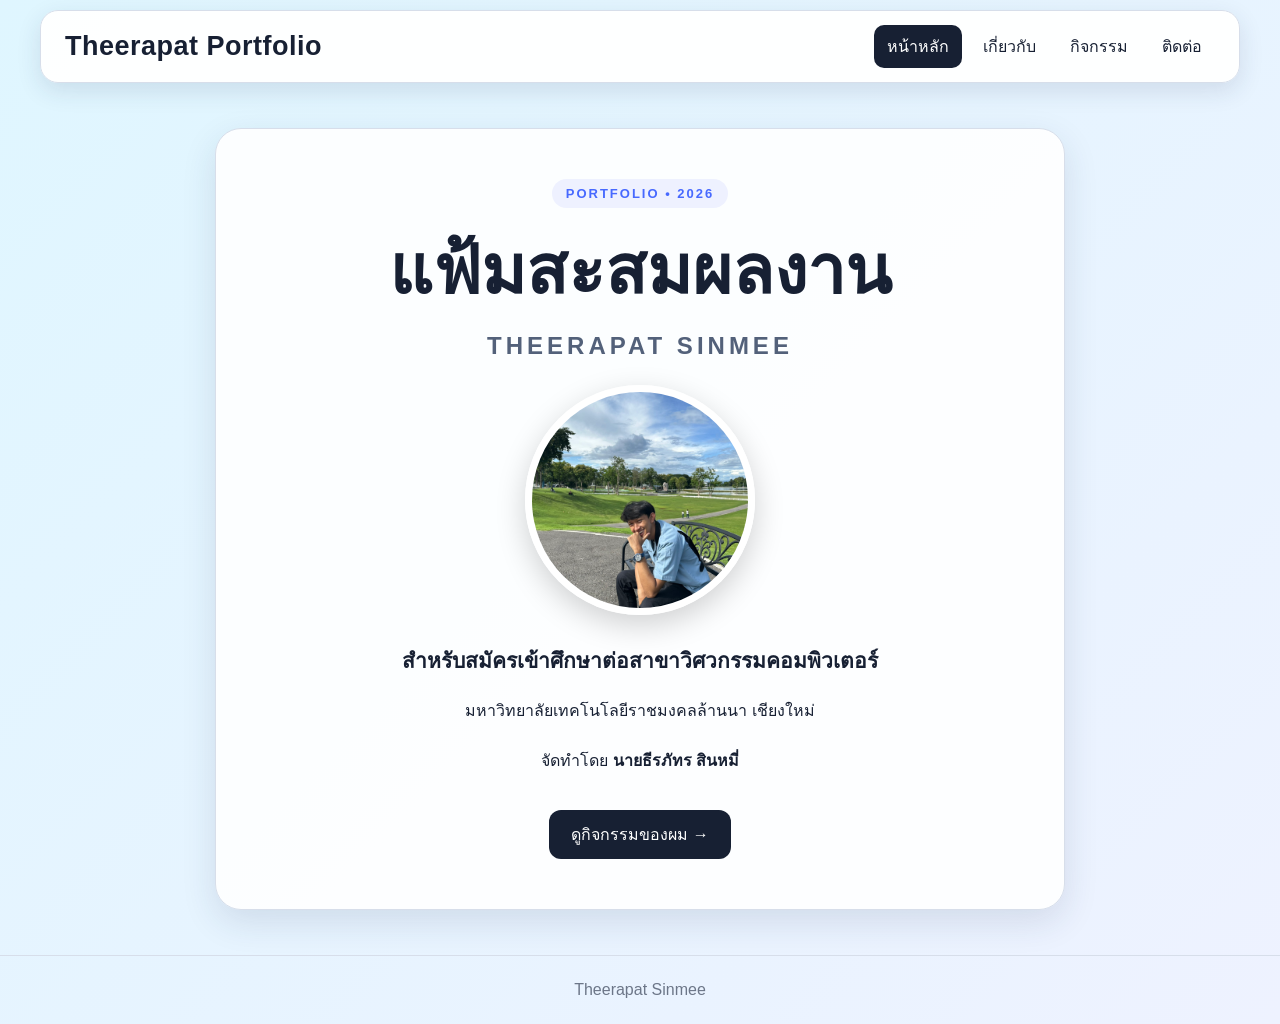
<file: index.html>
<!DOCTYPE html>
<html lang="th">
<head>
    <meta charset="UTF-8">
    <meta name="viewport" content="width=device-width, initial-scale=1.0">
    <title>Theerapat Portfolio</title>
    <link rel="stylesheet" href="style.css">
</head>
<body>
    <nav class="navbar">
        <div class="name">Theerapat Portfolio</div>
        <div class="menu">
            <a class="active" href="index.html">หน้าหลัก</a>
            <a href="abount.html">เกี่ยวกับ</a>
            <a href="activities.html">กิจกรรม</a>
            <a href="contact.html">ติดต่อ</a>
        </div>
    </nav>

    <main class="me">
        <div class="badge">PORTFOLIO • 2026</div>
        <h1>แฟ้มสะสมผลงาน</h1>
        <h2>THEERAPAT SINMEE</h2>
        <img src="img/รูปตัวเอง.jpg" alt="รูปนายธีรภัทร สินหมี่">
        <p class="lead">สำหรับสมัครเข้าศึกษาต่อสาขาวิศวกรรมคอมพิวเตอร์</p>
        <p>มหาวิทยาลัยเทคโนโลยีราชมงคลล้านนา เชียงใหม่</p>
        <p class="prepared">จัดทำโดย <strong>นายธีรภัทร สินหมี่</strong></p>
        <a class="primary-btn" href="activities.html">ดูกิจกรรมของผม →</a>
    </main>

    <footer>Theerapat Sinmee</footer>
</body>
</html>
</file>
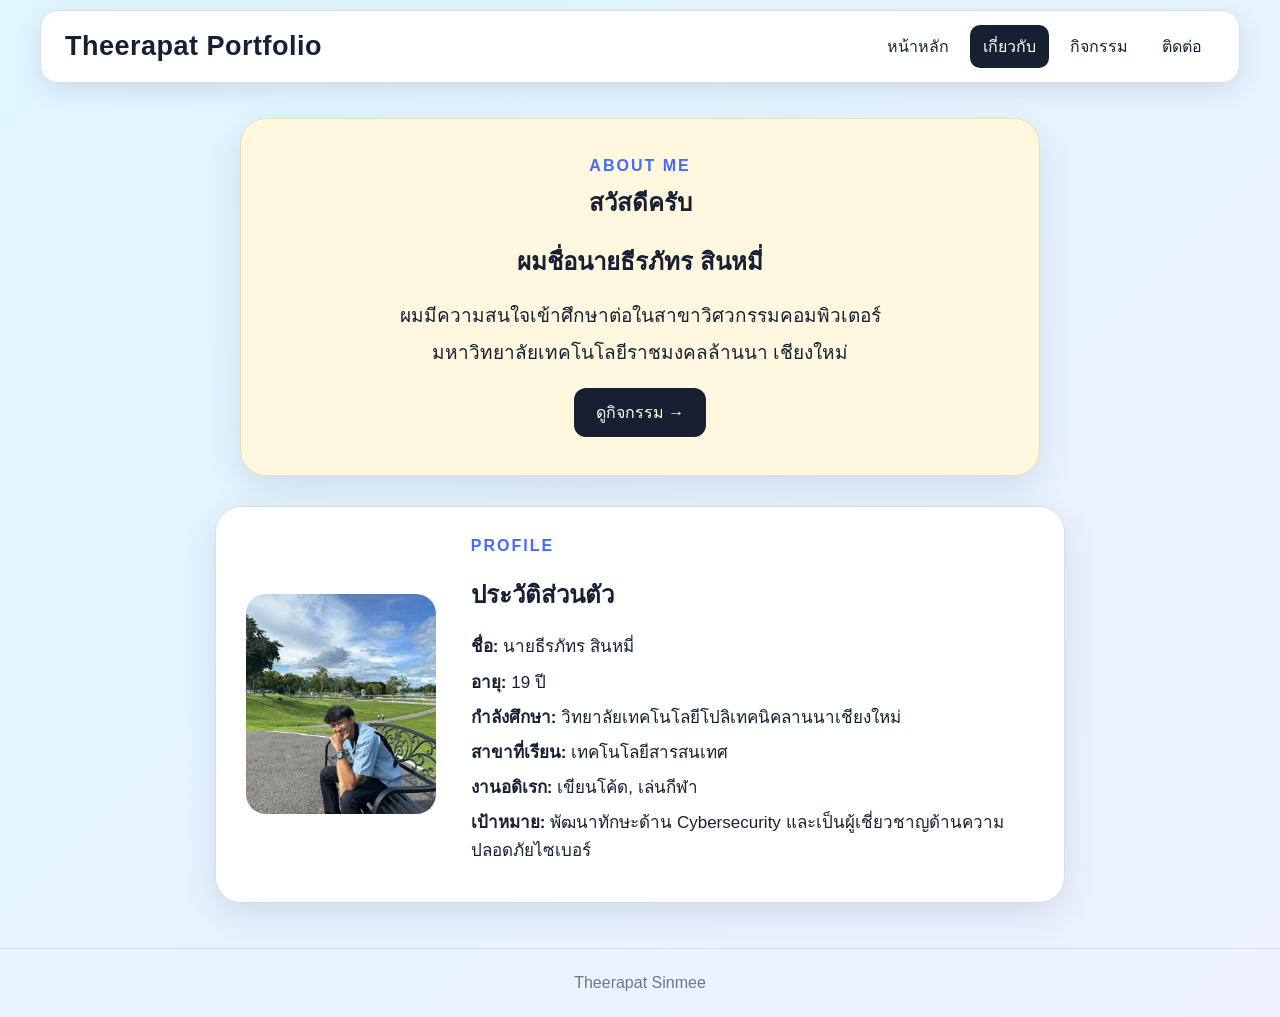
<file: abount.html>
<!DOCTYPE html>
<html lang="th">
<head>
    <meta charset="UTF-8">
    <meta name="viewport" content="width=device-width, initial-scale=1.0">
    <title>เกี่ยวกับ - Theerapat Portfolio</title>
    <link rel="stylesheet" href="style.css">
</head>
<body>
    <nav class="navbar">
        <div class="name">Theerapat Portfolio</div>
        <div class="menu">
            <a href="index.html">หน้าหลัก</a>
            <a class="active" href="abount.html">เกี่ยวกับ</a>
            <a href="activities.html">กิจกรรม</a>
            <a href="contact.html">ติดต่อ</a>
        </div>
    </nav>

    <main>
        <section class="hero">
            <span class="section-tag">ABOUT ME</span>
            <h1>สวัสดีครับ </h1>
            <h2>ผมชื่อนายธีรภัทร สินหมี่</h2>
            <p>ผมมีความสนใจเข้าศึกษาต่อในสาขาวิศวกรรมคอมพิวเตอร์</p>
            <p>มหาวิทยาลัยเทคโนโลยีราชมงคลล้านนา เชียงใหม่</p>
            <a class="primary-btn" href="activities.html">ดูกิจกรรม →</a>
        </section>

        <section class="about">
            <img src="img/รูปตัวเอง.jpg" alt="รูปนายธีรภัทร สินหมี่">
            <div>
                <span class="section-tag">PROFILE</span>
                <h2>ประวัติส่วนตัว</h2>
                <p><strong>ชื่อ:</strong> นายธีรภัทร สินหมี่</p>
                <p><strong>อายุ:</strong> 19 ปี</p>
                <p><strong>กำลังศึกษา:</strong> วิทยาลัยเทคโนโลยีโปลิเทคนิคลานนาเชียงใหม่</p>
                <p><strong>สาขาที่เรียน:</strong> เทคโนโลยีสารสนเทศ</p>
                <p><strong>งานอดิเรก:</strong> เขียนโค้ด, เล่นกีฬา</p>
                <p><strong>เป้าหมาย:</strong> พัฒนาทักษะด้าน Cybersecurity และเป็นผู้เชี่ยวชาญด้านความปลอดภัยไซเบอร์</p>
            </div>
        </section>
    </main>

    <footer>Theerapat Sinmee</footer>
</body>
</html>
</file>
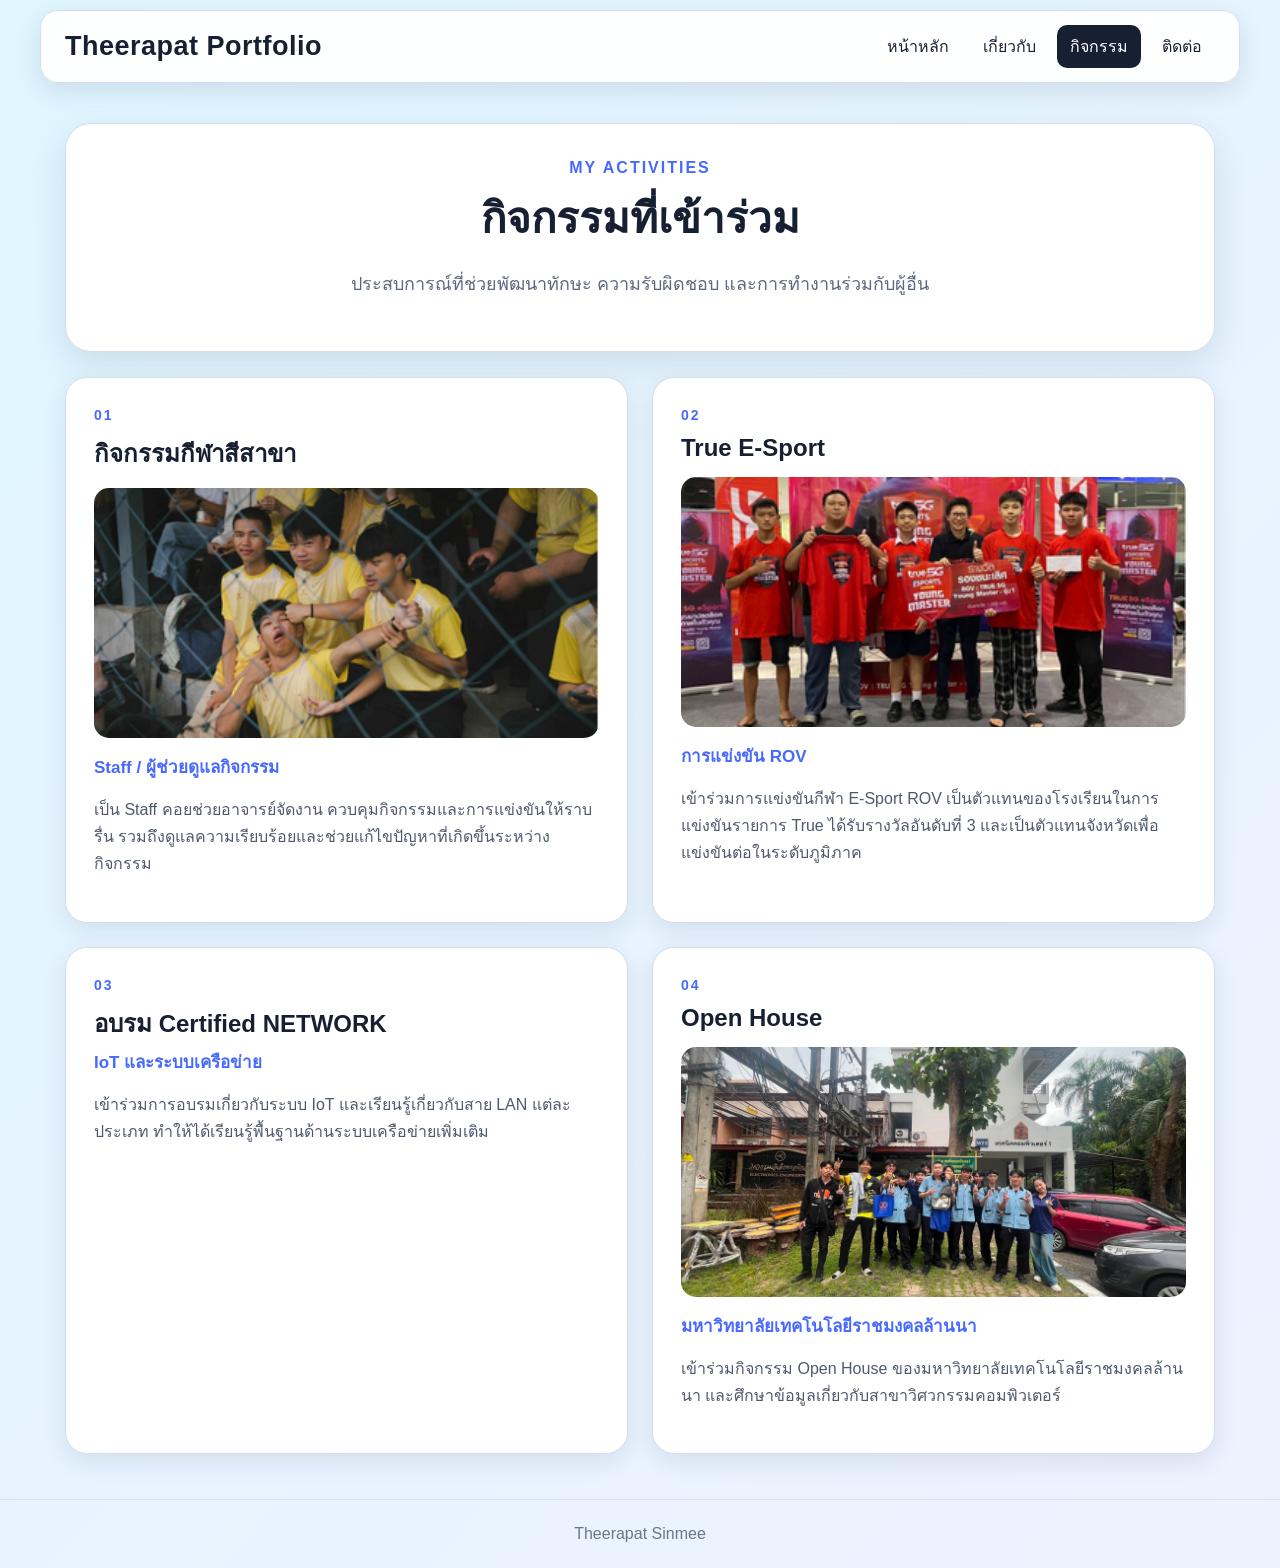
<file: activities.html>
<!DOCTYPE html>
<html lang="th">
<head>
    <meta charset="UTF-8">
    <meta name="viewport" content="width=device-width, initial-scale=1.0">
    <title>กิจกรรม - Theerapat Portfolio</title>
    <link rel="stylesheet" href="style.css">
</head>
<body>
    <nav class="navbar">
        <div class="name">Theerapat Portfolio</div>
        <div class="menu">
            <a href="index.html">หน้าหลัก</a>
            <a href="abount.html">เกี่ยวกับ</a>
            <a class="active" href="activities.html">กิจกรรม</a>
            <a href="contact.html">ติดต่อ</a>
        </div>
    </nav>

    <main>
        <section class="page-title">
            <span class="section-tag">MY ACTIVITIES</span>
            <h1>กิจกรรมที่เข้าร่วม</h1>
            <p>ประสบการณ์ที่ช่วยพัฒนาทักษะ ความรับผิดชอบ และการทำงานร่วมกับผู้อื่น</p>
        </section>

        <section class="activities">
            <article class="work">
                <span class="number">01</span>
                <h2>กิจกรรมกีฬาสีสาขา</h2>
                <img src="img/รูปกีฬาสี.png" alt="รูปกีฬาสี">
                <h3>Staff / ผู้ช่วยดูแลกิจกรรม</h3>
                <p>เป็น Staff คอยช่วยอาจารย์จัดงาน ควบคุมกิจกรรมและการแข่งขันให้ราบรื่น รวมถึงดูแลความเรียบร้อยและช่วยแก้ไขปัญหาที่เกิดขึ้นระหว่างกิจกรรม</p>
            </article>

            <article class="work">
                <span class="number">02</span>
                <h2>True E-Sport</h2>
                <img src="img/รูปแข่งTure.png" alt="รูปตอนแข่ง">
                <h3>การแข่งขัน ROV</h3>
                <p>เข้าร่วมการแข่งขันกีฬา E-Sport ROV เป็นตัวแทนของโรงเรียนในการแข่งขันรายการ True ได้รับรางวัลอันดับที่ 3 และเป็นตัวแทนจังหวัดเพื่อแข่งขันต่อในระดับภูมิภาค</p>
            </article>

            <article class="work">
                <span class="number">03</span>
                <h2>อบรม Certified NETWORK</h2>
                <h3>IoT และระบบเครือข่าย</h3>
                <p>เข้าร่วมการอบรมเกี่ยวกับระบบ IoT และเรียนรู้เกี่ยวกับสาย LAN แต่ละประเภท ทำให้ได้เรียนรู้พื้นฐานด้านระบบเครือข่ายเพิ่มเติม</p>
            </article>

            <article class="work">
                <span class="number">04</span>
                <h2>Open House</h2>
                <img src="img/รูปกิจกรรมopnehoue.jpeg" alt="รูปกิจกรรมopenhouse">
                <h3>มหาวิทยาลัยเทคโนโลยีราชมงคลล้านนา</h3>
                <p>เข้าร่วมกิจกรรม Open House ของมหาวิทยาลัยเทคโนโลยีราชมงคลล้านนา และศึกษาข้อมูลเกี่ยวกับสาขาวิศวกรรมคอมพิวเตอร์</p>
            </article>
        </section>
    </main>

    <footer>Theerapat Sinmee</footer>
</body>
</html>
</file>
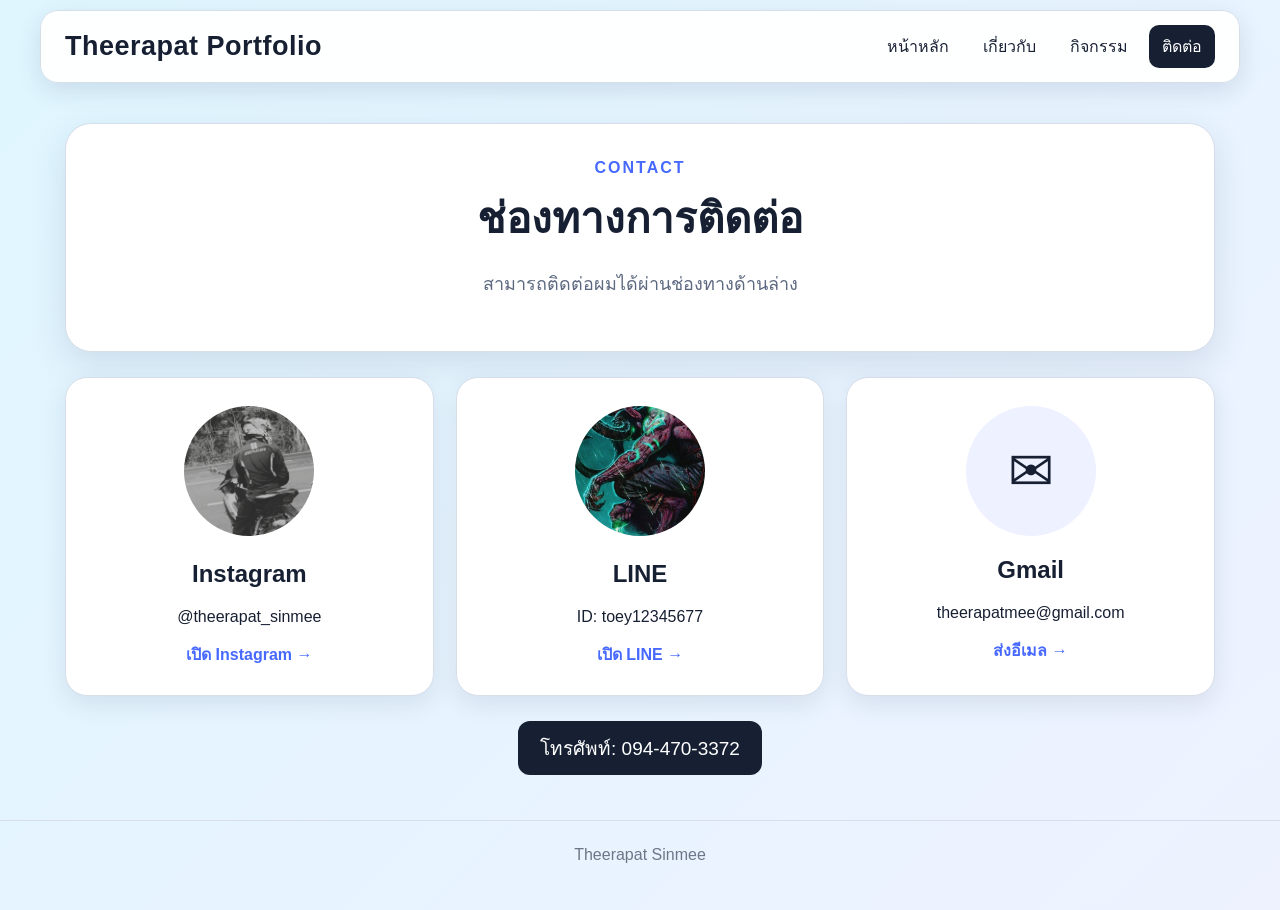
<file: contact.html>
<!DOCTYPE html>
<html lang="th">
<head>
    <meta charset="UTF-8">
    <meta name="viewport" content="width=device-width, initial-scale=1.0">
    <title>ติดต่อ - Theerapat Portfolio</title>
    <link rel="stylesheet" href="style.css">
</head>
<body>
    <nav class="navbar">
        <div class="name">Theerapat Portfolio</div>
        <div class="menu">
            <a href="index.html">หน้าหลัก</a>
            <a href="abount.html">เกี่ยวกับ</a>
            <a href="activities.html">กิจกรรม</a>
            <a class="active" href="contact.html">ติดต่อ</a>
        </div>
    </nav>

    <main>
        <section class="page-title">
            <span class="section-tag">CONTACT</span>
            <h1>ช่องทางการติดต่อ</h1>
            <p>สามารถติดต่อผมได้ผ่านช่องทางด้านล่าง</p>
        </section>

        <section class="con">
            <article class="contact">
                <img src="img/ig.jpg" alt="Instagram">
                <h2>Instagram</h2>
                <p>@theerapat_sinmee</p>
                <a href="https://www.instagram.com/theerapat_sinmee/" target="_blank">เปิด Instagram →</a>
            </article>

            <article class="contact">
                <img src="img/line.jpg" alt="LINE">
                <h2>LINE</h2>
                <p>ID: toey12345677</p>
                <a href="https://line.me/ti/p/-xG9jwN8Ge" target="_blank">เปิด LINE →</a>
            </article>

            <article class="contact">
                <div class="contact-icon">✉</div>
                <h2>Gmail</h2>
                <p>theerapatmee@gmail.com</p>
                <a href="mailto:theerapatmee@gmail.com">ส่งอีเมล →</a>
            </article>
        </section>

        <div class="phone">โทรศัพท์: 094-470-3372</div>
    </main>

    <footer>Theerapat Sinmee</footer>
</body>
</html>
</file>
<file: style.css>
* {
    box-sizing: border-box;
}

html {
    scroll-behavior: smooth;
}

body {
    margin: 0;
    min-height: 100vh;
    background: linear-gradient(135deg, #dff6ff, #eef2ff);
    color: #172033;
    font-family: "Segoe UI", Tahoma, Arial, sans-serif;
}

.navbar {
    position: sticky;
    top: 10px;
    z-index: 10;
    display: flex;
    justify-content: space-between;
    align-items: center;
    margin: 10px auto;
    padding: 14px 24px;
    width: min(1200px, calc(100% - 30px));
    background: rgba(255, 255, 255, 0.94);
    border: 1px solid #d7deea;
    border-radius: 18px;
    box-shadow: 0 8px 25px rgba(30, 50, 80, 0.12);
}

.name {
    font-size: 27px;
    font-weight: 800;
    letter-spacing: .5px;
}

.menu {
    display: flex;
    gap: 8px;
    flex-wrap: wrap;
    justify-content: flex-end;
}

.menu a {
    text-decoration: none;
    color: #172033;
    padding: 9px 13px;
    border-radius: 10px;
    transition: .2s;
}

.menu a:hover,
.menu a.active {
    background: #172033;
    color: white;
}

main {
    width: min(1150px, calc(100% - 30px));
    margin: 0 auto;
}

.me,
.hero,
.about,
.page-title {
    border-radius: 26px;
    box-shadow: 0 12px 35px rgba(30, 50, 80, 0.12);
}

.me {
    max-width: 850px;
    margin: 45px auto;
    padding: 50px 30px;
    text-align: center;
    background: rgba(255, 255, 255, .9);
    border: 1px solid #d7deea;
}

.me h1 {
    margin: 8px 0;
    font-size: clamp(36px, 7vw, 68px);
}

.me h2 {
    margin: 0 0 25px;
    letter-spacing: 4px;
    color: #53617a;
}

.me img {
    width: 230px;
    height: 230px;
    object-fit: cover;
    border-radius: 50%;
    border: 7px solid white;
    box-shadow: 0 10px 30px rgba(0,0,0,.18);
}

.badge,
.section-tag,
.number {
    display: inline-block;
    font-weight: 800;
    letter-spacing: 2px;
    color: #4769ff;
}

.badge {
    padding: 7px 14px;
    background: #eef1ff;
    border-radius: 99px;
    font-size: 13px;
}

.lead {
    font-size: 21px;
    font-weight: 700;
    margin-top: 25px;
}

.prepared {
    margin: 25px 0;
}

.primary-btn {
    display: inline-block;
    margin-top: 12px;
    padding: 12px 22px;
    background: #172033;
    color: white;
    text-decoration: none;
    border-radius: 12px;
    transition: .2s;
}

.primary-btn:hover {
    transform: translateY(-3px);
    box-shadow: 0 8px 18px rgba(0,0,0,.18);
}

.hero {
    margin: 35px auto 25px;
    max-width: 800px;
    padding: 38px;
    text-align: center;
    background: #fff8df;
    border: 1px solid #eadfb7;
}

.hero h1 {
    margin: 8px 0;
}

.hero p {
    font-size: 19px;
    line-height: 1.6;
    margin: 7px;
}

.about {
    display: flex;
    align-items: center;
    gap: 35px;
    max-width: 850px;
    margin: 30px auto;
    padding: 30px;
    background: white;
    border: 1px solid #d7deea;
}

.about img {
    width: 220px;
    height: 220px;
    object-fit: cover;
    border-radius: 20px;
}

.about p {
    font-size: 17px;
    line-height: 1.6;
    margin: 8px 0;
}

.page-title {
    margin: 40px auto 25px;
    padding: 35px;
    text-align: center;
    background: white;
    border: 1px solid #d7deea;
}

.page-title h1 {
    margin: 8px 0;
    font-size: 42px;
}

.page-title p {
    color: #5d6980;
    font-size: 18px;
}

.activities {
    display: grid;
    grid-template-columns: repeat(2, 1fr);
    gap: 24px;
    margin-bottom: 40px;
}

.work {
    position: relative;
    padding: 28px;
    min-height: 250px;
    background: white;
    border: 1px solid #d7deea;
    border-radius: 22px;
    box-shadow: 0 8px 25px rgba(30, 50, 80, .10);
    transition: .25s;
}

.work:hover {
    transform: translateY(-6px);
    box-shadow: 0 15px 35px rgba(30, 50, 80, .16);
}

.number {
    font-size: 14px;
}

.work h2 {
    margin: 10px 0 5px;
}

.work h3 {
    margin: 0 0 15px;
    color: #4769ff;
    font-size: 17px;
}

.work p {
    line-height: 1.7;
    color: #4e596d;
}

.work img {
    width: 100%;
    height: 250px;
    object-fit: cover;
    border-radius: 15px;
    margin: 15px 0;
    display: block;
}

.work img:hover {
    transform: scale(1.03);
}

.con {
    display: grid;
    grid-template-columns: repeat(3, 1fr);
    gap: 22px;
    margin-bottom: 25px;
}

.contact {
    padding: 28px 20px;
    text-align: center;
    background: white;
    border: 1px solid #d7deea;
    border-radius: 22px;
    box-shadow: 0 8px 25px rgba(30, 50, 80, .10);
    transition: .2s;
}

.contact:hover {
    transform: translateY(-5px);
}

.contact img {
    width: 130px;
    height: 130px;
    object-fit: cover;
    border-radius: 50%;
}

.contact-icon {
    display: grid;
    place-items: center;
    width: 130px;
    height: 130px;
    margin: auto;
    border-radius: 50%;
    background: #eef1ff;
    font-size: 55px;
}

.contact a {
    display: inline-block;
    color: #4769ff;
    font-weight: 700;
    text-decoration: none;
}

.contact a:hover {
    text-decoration: underline;
}

.phone {
    margin: 25px auto 40px;
    width: fit-content;
    padding: 12px 22px;
    border-radius: 12px;
    background: #172033;
    color: white;
    font-size: 19px;
}

footer {
    margin-top: 45px;
    padding: 25px;
    text-align: center;
    color: #6c7688;
    border-top: 1px solid #d7deea;
}

@media (max-width: 800px) {
    .navbar {
        position: static;
        flex-direction: column;
        gap: 12px;
    }

    .menu {
        justify-content: center;
    }

    .about,
    .con,
    .activities {
        grid-template-columns: 1fr;
    }

    .about {
        flex-direction: column;
        text-align: center;
    }

    .activities,
    .con {
        display: grid;
    }
}

@media (max-width: 500px) {
    .name {
        font-size: 22px;
    }

    .menu a {
        padding: 7px 8px;
        font-size: 14px;
    }

    .me,
    .hero,
    .about,
    .page-title {
        padding: 25px 18px;
    }

    .me img,
    .about img {
        width: 180px;
        height: 180px;
    }

    .page-title h1 {
        font-size: 32px;
    }
}
</file>
